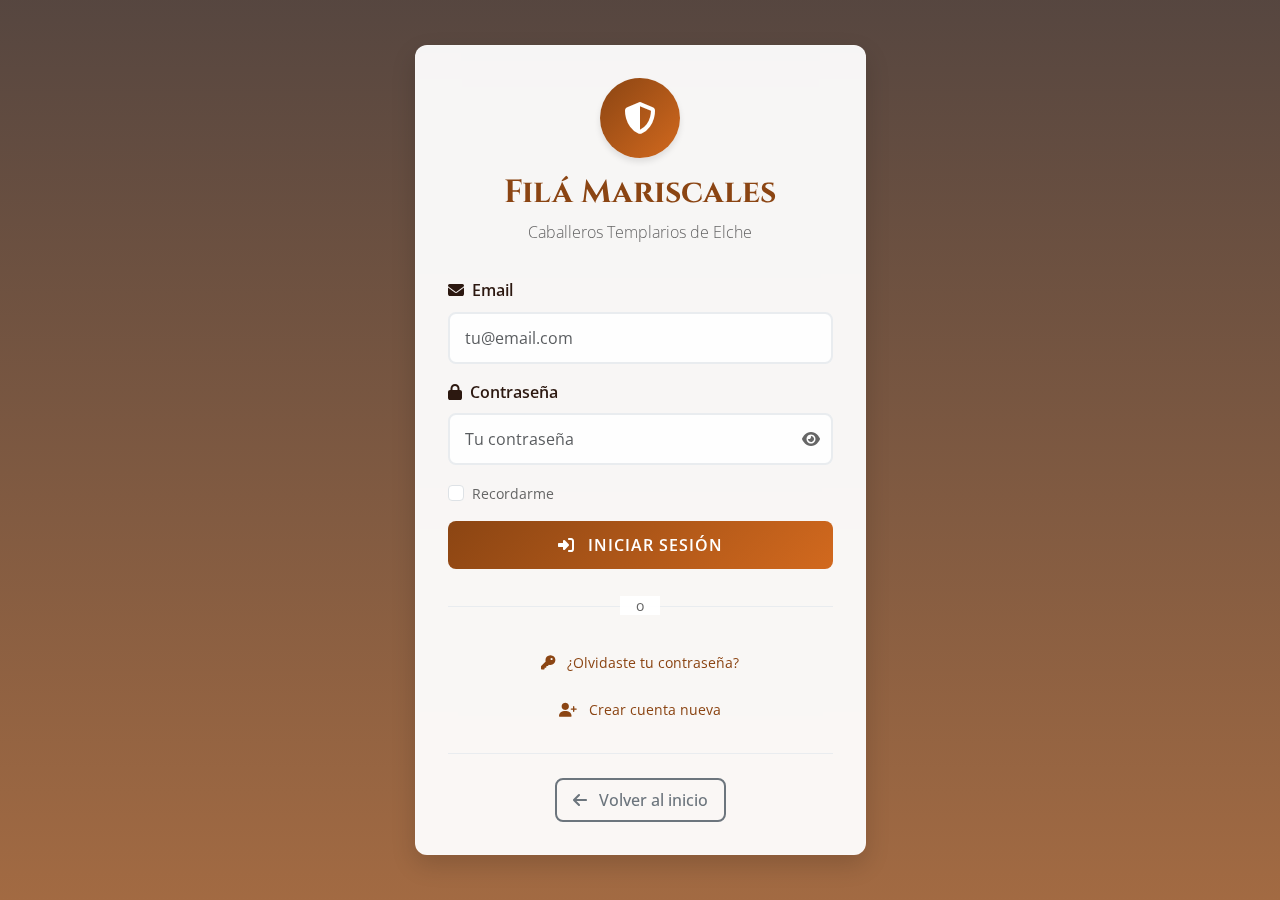
<file: login.html>
<!DOCTYPE html>
<html lang="es">
<head>
    <meta charset="UTF-8">
    <meta name="viewport" content="width=device-width, initial-scale=1.0">
    <title>Iniciar Sesión - Filá Mariscales</title>
    
    <!-- Bootstrap CSS -->
    <link href="https://cdn.jsdelivr.net/npm/bootstrap@5.3.0/dist/css/bootstrap.min.css" rel="stylesheet">
    
    <!-- Font Awesome -->
    <link href="https://cdnjs.cloudflare.com/ajax/libs/font-awesome/6.4.0/css/all.min.css" rel="stylesheet">
    
    <!-- Google Fonts -->
    <link href="https://fonts.googleapis.com/css2?family=Cinzel:wght@400;600;700&family=Open+Sans:wght@300;400;600;700&display=swap" rel="stylesheet">
    
    <!-- Custom CSS -->
    <link href="assets/css/auth.css" rel="stylesheet">
</head>
<body>
    <div class="auth-container">
        <div class="auth-background"></div>
        
        <div class="container">
            <div class="row justify-content-center align-items-center min-vh-100">
                <div class="col-lg-5 col-md-7 col-sm-9">
                    <div class="auth-card">
                        <div class="auth-header">
                            <div class="auth-logo">
                                <i class="fas fa-shield-alt"></i>
                            </div>
                            <h2 class="auth-title">Filá Mariscales</h2>
                            <p class="auth-subtitle">Caballeros Templarios de Elche</p>
                        </div>
                        
                        <div class="auth-body">
                            <form id="login-form" class="auth-form">
                                <div class="form-group mb-3">
                                    <label for="email" class="form-label">
                                        <i class="fas fa-envelope me-2"></i>Email
                                    </label>
                                    <input type="email" 
                                           class="form-control" 
                                           id="email" 
                                           name="email" 
                                           placeholder="tu@email.com"
                                           required>
                                </div>
                                
                                <div class="form-group mb-3">
                                    <label for="password" class="form-label">
                                        <i class="fas fa-lock me-2"></i>Contraseña
                                    </label>
                                    <div class="password-input">
                                        <input type="password" 
                                               class="form-control" 
                                               id="password" 
                                               name="password" 
                                               placeholder="Tu contraseña"
                                               required>
                                        <button type="button" 
                                                class="password-toggle" 
                                                onclick="togglePassword()">
                                            <i class="fas fa-eye" id="password-icon"></i>
                                        </button>
                                    </div>
                                </div>
                                
                                <div class="form-group mb-3">
                                    <div class="form-check">
                                        <input class="form-check-input" 
                                               type="checkbox" 
                                               id="remember" 
                                               name="remember">
                                        <label class="form-check-label" for="remember">
                                            Recordarme
                                        </label>
                                    </div>
                                </div>
                                
                                <button type="submit" class="btn btn-primary w-100 auth-btn">
                                    <i class="fas fa-sign-in-alt me-2"></i>
                                    Iniciar Sesión
                                </button>
                            </form>
                            
                            <div class="auth-divider">
                                <span>o</span>
                            </div>
                            
                            <div class="auth-links">
                                <a href="forgot-password.html" class="auth-link">
                                    <i class="fas fa-key me-2"></i>
                                    ¿Olvidaste tu contraseña?
                                </a>
                                <a href="register.html" class="auth-link">
                                    <i class="fas fa-user-plus me-2"></i>
                                    Crear cuenta nueva
                                </a>
                            </div>
                        </div>
                        
                        <div class="auth-footer">
                            <a href="index.html" class="btn btn-outline-secondary">
                                <i class="fas fa-arrow-left me-2"></i>
                                Volver al inicio
                            </a>
                        </div>
                    </div>
                </div>
            </div>
        </div>
    </div>
    
    <!-- Bootstrap JS -->
    <script src="https://cdn.jsdelivr.net/npm/bootstrap@5.3.0/dist/js/bootstrap.bundle.min.js"></script>
    
    <!-- Custom JS -->
    <script src="assets/js/auth.js"></script>
</body>
</html>
</file>
<file: assets/css/auth.css>
/* ===== VARIABLES CSS ===== */
:root {
    --primary-color: #8B4513;
    --secondary-color: #D2691E;
    --accent-color: #CD853F;
    --dark-color: #2C1810;
    --light-color: #F5F5DC;
    --white: #FFFFFF;
    --gradient-primary: linear-gradient(135deg, var(--primary-color), var(--secondary-color));
    --gradient-dark: linear-gradient(135deg, var(--dark-color), var(--primary-color));
    --shadow: 0 4px 6px rgba(0, 0, 0, 0.1);
    --shadow-lg: 0 10px 25px rgba(0, 0, 0, 0.15);
    --border-radius: 12px;
    --transition: all 0.3s ease;
}

/* ===== RESET ===== */
* {
    margin: 0;
    padding: 0;
    box-sizing: border-box;
}

body {
    font-family: 'Open Sans', sans-serif;
    line-height: 1.6;
    color: var(--dark-color);
    overflow-x: hidden;
}

/* ===== CONTENEDOR PRINCIPAL ===== */
.auth-container {
    position: relative;
    min-height: 100vh;
    display: flex;
    align-items: center;
    justify-content: center;
}

.auth-background {
    position: fixed;
    top: 0;
    left: 0;
    width: 100%;
    height: 100%;
    background: var(--gradient-dark);
    background-image: 
        linear-gradient(rgba(44, 24, 16, 0.8), rgba(139, 69, 19, 0.8)),
        url('https://images.unsplash.com/photo-1578662996442-48f60103fc96?ixlib=rb-4.0.3&auto=format&fit=crop&w=2070&q=80');
    background-size: cover;
    background-position: center;
    background-attachment: fixed;
    z-index: -1;
}

/* ===== TARJETA DE AUTENTICACIÓN ===== */
.auth-card {
    background: rgba(255, 255, 255, 0.95);
    backdrop-filter: blur(20px);
    border-radius: var(--border-radius);
    box-shadow: var(--shadow-lg);
    padding: 2rem;
    border: 1px solid rgba(255, 255, 255, 0.2);
    animation: slideInUp 0.6s ease-out;
}

/* ===== HEADER DE AUTENTICACIÓN ===== */
.auth-header {
    text-align: center;
    margin-bottom: 2rem;
}

.auth-logo {
    width: 80px;
    height: 80px;
    background: var(--gradient-primary);
    border-radius: 50%;
    display: flex;
    align-items: center;
    justify-content: center;
    margin: 0 auto 1rem;
    box-shadow: var(--shadow);
    animation: pulse 2s infinite;
}

.auth-logo i {
    font-size: 2rem;
    color: var(--white);
}

.auth-title {
    font-family: 'Cinzel', serif;
    font-weight: 700;
    color: var(--primary-color);
    margin-bottom: 0.5rem;
    font-size: 2rem;
}

.auth-subtitle {
    color: #666;
    font-weight: 300;
    margin-bottom: 0;
}

/* ===== FORMULARIO ===== */
.auth-form {
    margin-bottom: 1.5rem;
}

.form-group {
    margin-bottom: 1.5rem;
}

.form-label {
    font-weight: 600;
    color: var(--dark-color);
    margin-bottom: 0.5rem;
    display: block;
}

.form-control {
    border: 2px solid #e9ecef;
    border-radius: 8px;
    padding: 12px 15px;
    font-size: 1rem;
    transition: var(--transition);
    background: rgba(255, 255, 255, 0.9);
}

.form-control:focus {
    border-color: var(--primary-color);
    box-shadow: 0 0 0 0.2rem rgba(139, 69, 19, 0.25);
    background: var(--white);
}

.form-control.is-invalid {
    border-color: #dc3545;
}

.form-control.is-valid {
    border-color: #28a745;
}

/* ===== INPUT DE CONTRASEÑA ===== */
.password-input {
    position: relative;
}

.password-toggle {
    position: absolute;
    right: 12px;
    top: 50%;
    transform: translateY(-50%);
    background: none;
    border: none;
    color: #666;
    cursor: pointer;
    padding: 0;
    width: 20px;
    height: 20px;
    display: flex;
    align-items: center;
    justify-content: center;
    transition: var(--transition);
}

.password-toggle:hover {
    color: var(--primary-color);
}

/* ===== CHECKBOX ===== */
.form-check {
    display: flex;
    align-items: center;
    margin-bottom: 0;
}

.form-check-input {
    margin-right: 0.5rem;
    margin-top: 0;
}

.form-check-input:checked {
    background-color: var(--primary-color);
    border-color: var(--primary-color);
}

.form-check-label {
    font-size: 0.9rem;
    color: #666;
    cursor: pointer;
}

/* ===== BOTÓN PRINCIPAL ===== */
.auth-btn {
    background: var(--gradient-primary);
    border: none;
    border-radius: 8px;
    padding: 12px 20px;
    font-weight: 600;
    font-size: 1rem;
    text-transform: uppercase;
    letter-spacing: 1px;
    transition: var(--transition);
    position: relative;
    overflow: hidden;
}

.auth-btn:hover {
    background: var(--gradient-dark);
    transform: translateY(-2px);
    box-shadow: var(--shadow-lg);
}

.auth-btn:active {
    transform: translateY(0);
}

.auth-btn:disabled {
    opacity: 0.6;
    cursor: not-allowed;
    transform: none;
}

/* ===== DIVISOR ===== */
.auth-divider {
    text-align: center;
    margin: 1.5rem 0;
    position: relative;
}

.auth-divider::before {
    content: '';
    position: absolute;
    top: 50%;
    left: 0;
    right: 0;
    height: 1px;
    background: #e9ecef;
}

.auth-divider span {
    background: rgba(255, 255, 255, 0.95);
    padding: 0 1rem;
    color: #666;
    font-size: 0.9rem;
    position: relative;
}

/* ===== ENLACES ===== */
.auth-links {
    text-align: center;
}

.auth-link {
    display: block;
    color: var(--primary-color);
    text-decoration: none;
    margin-bottom: 0.5rem;
    font-size: 0.9rem;
    transition: var(--transition);
    padding: 0.5rem;
    border-radius: 6px;
}

.auth-link:hover {
    color: var(--secondary-color);
    background: rgba(139, 69, 19, 0.1);
    text-decoration: none;
}

/* ===== FOOTER ===== */
.auth-footer {
    text-align: center;
    margin-top: 1.5rem;
    padding-top: 1.5rem;
    border-top: 1px solid #e9ecef;
}

.btn-outline-secondary {
    border: 2px solid #6c757d;
    color: #6c757d;
    border-radius: 8px;
    padding: 8px 16px;
    font-weight: 500;
    transition: var(--transition);
}

.btn-outline-secondary:hover {
    background: #6c757d;
    border-color: #6c757d;
    color: var(--white);
    transform: translateY(-2px);
}

/* ===== ANIMACIONES ===== */
@keyframes slideInUp {
    from {
        opacity: 0;
        transform: translateY(30px);
    }
    to {
        opacity: 1;
        transform: translateY(0);
    }
}

@keyframes pulse {
    0% {
        transform: scale(1);
    }
    50% {
        transform: scale(1.05);
    }
    100% {
        transform: scale(1);
    }
}

@keyframes shake {
    0%, 100% {
        transform: translateX(0);
    }
    10%, 30%, 50%, 70%, 90% {
        transform: translateX(-5px);
    }
    20%, 40%, 60%, 80% {
        transform: translateX(5px);
    }
}

/* ===== ESTADOS DE ERROR ===== */
.form-control.is-invalid {
    animation: shake 0.5s ease-in-out;
}

.field-error {
    color: #dc3545;
    font-size: 0.875rem;
    margin-top: 0.25rem;
    display: block;
}

/* ===== LOADING STATE ===== */
.auth-btn.loading {
    position: relative;
    color: transparent;
}

.auth-btn.loading::after {
    content: '';
    position: absolute;
    top: 50%;
    left: 50%;
    transform: translate(-50%, -50%);
    width: 20px;
    height: 20px;
    border: 2px solid transparent;
    border-top: 2px solid var(--white);
    border-radius: 50%;
    animation: spin 1s linear infinite;
}

@keyframes spin {
    0% {
        transform: translate(-50%, -50%) rotate(0deg);
    }
    100% {
        transform: translate(-50%, -50%) rotate(360deg);
    }
}

/* ===== NOTIFICACIONES ===== */
.alert {
    border-radius: 8px;
    border: none;
    padding: 1rem;
    margin-bottom: 1rem;
    animation: slideInDown 0.3s ease-out;
}

.alert-success {
    background: rgba(40, 167, 69, 0.1);
    color: #155724;
    border-left: 4px solid #28a745;
}

.alert-danger {
    background: rgba(220, 53, 69, 0.1);
    color: #721c24;
    border-left: 4px solid #dc3545;
}

.alert-info {
    background: rgba(23, 162, 184, 0.1);
    color: #0c5460;
    border-left: 4px solid #17a2b8;
}

@keyframes slideInDown {
    from {
        opacity: 0;
        transform: translateY(-20px);
    }
    to {
        opacity: 1;
        transform: translateY(0);
    }
}

/* ===== RESPONSIVE ===== */
@media (max-width: 768px) {
    .auth-card {
        margin: 1rem;
        padding: 1.5rem;
    }
    
    .auth-title {
        font-size: 1.5rem;
    }
    
    .auth-logo {
        width: 60px;
        height: 60px;
    }
    
    .auth-logo i {
        font-size: 1.5rem;
    }
}

@media (max-width: 576px) {
    .auth-card {
        margin: 0.5rem;
        padding: 1rem;
    }
    
    .auth-title {
        font-size: 1.25rem;
    }
    
    .form-control {
        padding: 10px 12px;
    }
    
    .auth-btn {
        padding: 10px 16px;
        font-size: 0.9rem;
    }
}

/* ===== MODO OSCURO (OPCIONAL) ===== */
@media (prefers-color-scheme: dark) {
    .auth-card {
        background: rgba(30, 30, 30, 0.95);
        color: var(--white);
    }
    
    .form-control {
        background: rgba(50, 50, 50, 0.9);
        border-color: #444;
        color: var(--white);
    }
    
    .form-control:focus {
        background: rgba(60, 60, 60, 0.9);
        border-color: var(--primary-color);
    }
    
    .form-check-label {
        color: #ccc;
    }
    
    .auth-divider span {
        background: rgba(30, 30, 30, 0.95);
        color: #ccc;
    }
    
    .auth-footer {
        border-top-color: #444;
    }
}

/* ===== ACCESIBILIDAD ===== */
@media (prefers-reduced-motion: reduce) {
    * {
        animation-duration: 0.01ms !important;
        animation-iteration-count: 1 !important;
        transition-duration: 0.01ms !important;
    }
}

/* ===== FOCUS VISIBLE ===== */
.form-control:focus-visible,
.auth-btn:focus-visible,
.auth-link:focus-visible {
    outline: 2px solid var(--primary-color);
    outline-offset: 2px;
}

/* ===== PRINT STYLES ===== */
@media print {
    .auth-background {
        display: none;
    }
    
    .auth-card {
        box-shadow: none;
        border: 1px solid #000;
    }
}
</file>
